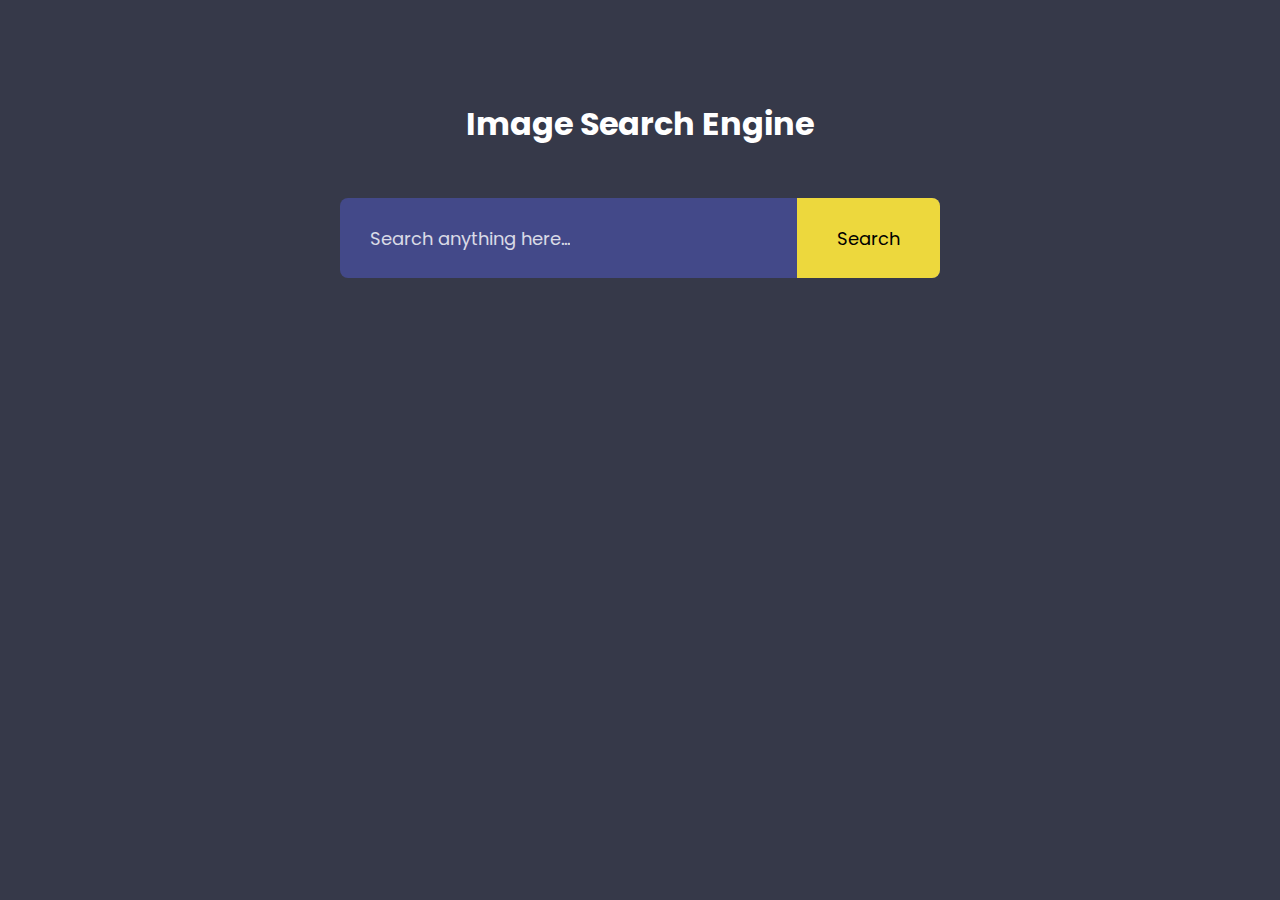
<file: ImageSearchEngine/index.html>
<!DOCTYPE html>
<html lang="en">
<head>
    <meta charset="UTF-8">
    <meta http-equiv="X-UA-Compatible" content="IE=edge">
    <meta name="viewport" content="width=device-width, initial-scale=1.0">
    <title>Image Search Web - Rahul</title>
    <link rel="stylesheet" href="style.css">
</head>
<body>
    <h1>Image Search Engine</h1>
    <form id="search-form">
        <input type="text" id="search-box" placeholder="Search anything here...">
        <button>Search</button>
    </form>
        <div id="search-result"></div>
        <button id="show-more-btn">Show more</button>

        
        <script src="./script.js"></script>
</body>
</html>
</file>
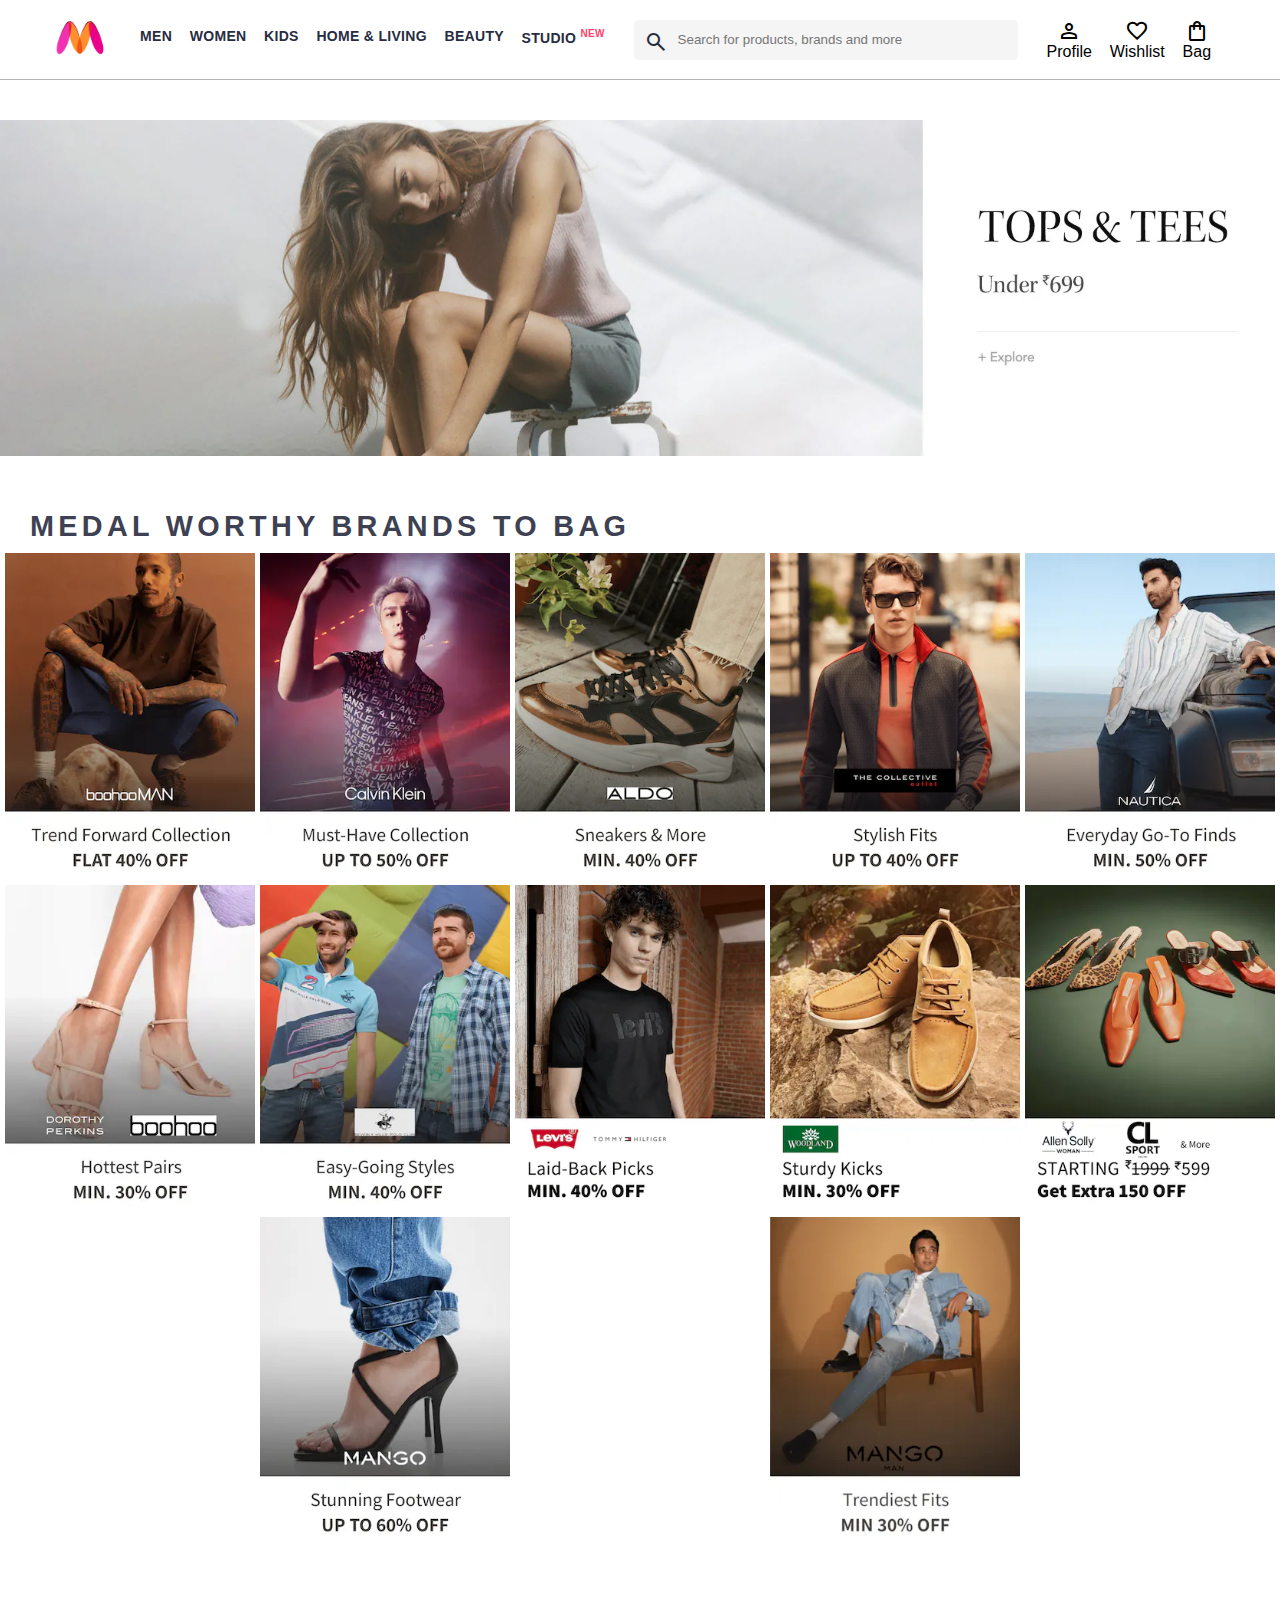
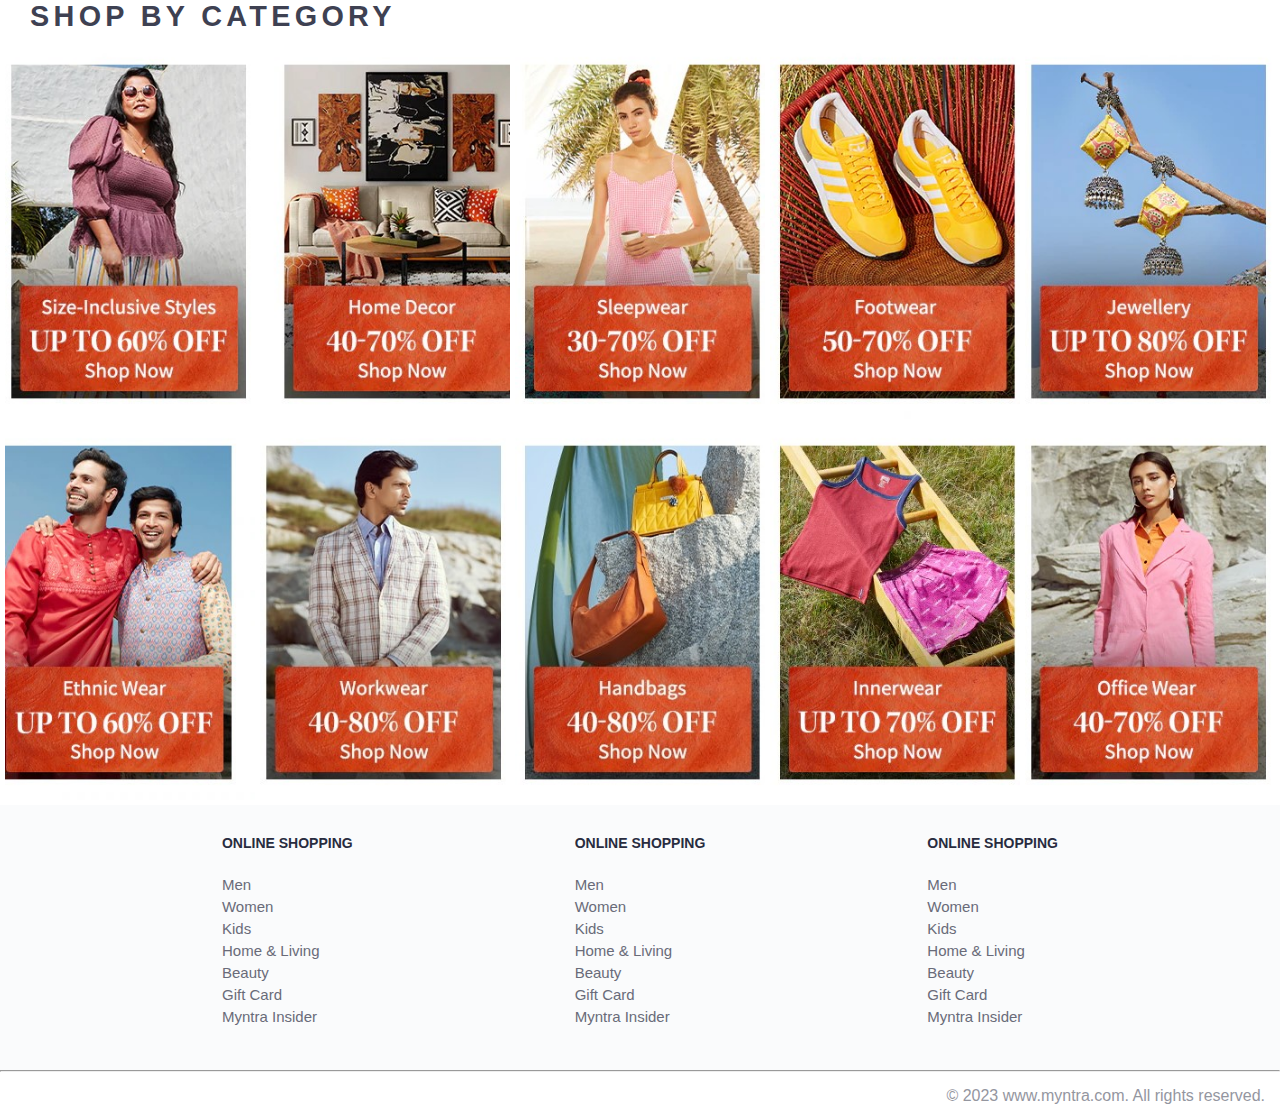
<file: myntraclone/index.html>
<!DOCTYPE html>
<html lang="en">
<head>
    <title>Myntra Clone</title>
    <link rel="stylesheet" href="style.css">
    <link rel="stylesheet" href="https://fonts.googleapis.com/css2?family=Material+Symbols+Outlined:opsz,wght,FILL,GRAD@20..48,100..700,0..1,-50..200" />
</head>
<body>
    <header>
        <div class="logo_container">
            <a href="#"><img class="myntra_home" src="images/myntra_logo.webp" alt="Myntra Home"></a>
        </div>
        <nav class="nav_bar">
            <a href="#">Men</a>
            <a href="#">Women</a>
            <a href="#">Kids</a>
            <a href="#">Home & Living</a>
            <a href="#">Beauty</a>
            <a href="#">Studio <sup>New</sup></a>
        </nav>
        <div class="search_bar">
            <span class="material-symbols-outlined search_icon">search</span>
            <input class="search_input" placeholder="Search for products, brands and more">
        </div>
        <div class="action_bar">
            <div class="action_container">
                <span class="material-symbols-outlined action_icon">person</span>
                <span class="action_name">Profile</span>
            </div>

            <div class="action_container">
                <span class="material-symbols-outlined action_icon">favorite</span>
                <span class="action_name">Wishlist</span>
            </div>

            <div class="action_container">
                <span class="material-symbols-outlined action_icon">shopping_bag</span>
                <span class="action_name">Bag</span>
            </div>
        </div>
    </header>
    <main>
        <div class="banner_container">
            <img class="banner_image" src="images/banner.jpg" alt="Main Banner">
        </div>
        <div class="category_heading">MEDAL WORTHY BRANDS TO BAG</div>
        <div class="category_items">
            <a href="#"><img class="sale_item" src="images/1.png"></a>
            <a href="#"><img class="sale_item" src="images/2.png"></a>
            <a href="#"><img class="sale_item" src="images/3.png"></a>
            <a href="#"><img class="sale_item" src="images/4.png"></a>
            <a href="#"><img class="sale_item" src="images/5.png"></a>
            <a href="#"><img class="sale_item" src="images/6.png"></a>
            <a href="#"><img class="sale_item" src="images/7.png"></a>
            <a href="#"><img class="sale_item" src="images/8.png"></a>
            <a href="#"><img class="sale_item" src="images/9.png"></a>
            <a href="#"><img class="sale_item" src="images/10.png"></a>
            <a href="#"><img class="sale_item" src="images/11.png"></a>
            <a href="#"><img class="sale_item" src="images/12.png"></a>
        </div>

        <div class="category_heading">SHOP BY CATEGORY</div>
        <div class="category_items">
            <a href="#"><img class="sale_item" src="images/1.jpg"></a>
            <a href="#"><img class="sale_item" src="images/2.jpg"></a>
            <a href="#"><img class="sale_item" src="images/3.jpg"></a>
            <a href="#"><img class="sale_item" src="images/4.jpg"></a>
            <a href="#"><img class="sale_item" src="images/5.jpg"></a>
            <a href="#"><img class="sale_item" src="images/6.jpg"></a>
            <a href="#"><img class="sale_item" src="images/7.jpg"></a>
            <a href="#"><img class="sale_item" src="images/8.jpg"></a>
            <a href="#"><img class="sale_item" src="images/9.jpg"></a>
            <a href="#"><img class="sale_item" src="images/10.jpg"></a>
        </div>
    </main>
    <footer>
        <div class="footer_container">
            <div class="footer_column">
                <h3>ONLINE SHOPPING</h3>

                <a href="#">Men</a>
                <a href="#">Women</a>
                <a href="#">Kids</a>
                <a href="#">Home & Living</a>
                <a href="#">Beauty</a>
                <a href="#">Gift Card</a>
                <a href="#">Myntra Insider</a>
            </div>

            <div class="footer_column">
                <h3>ONLINE SHOPPING</h3>

                <a href="#">Men</a>
                <a href="#">Women</a>
                <a href="#">Kids</a>
                <a href="#">Home & Living</a>
                <a href="#">Beauty</a>
                <a href="#">Gift Card</a>
                <a href="#">Myntra Insider</a>
            </div>

            <div class="footer_column">
                <h3>ONLINE SHOPPING</h3>

                <a href="#">Men</a>
                <a href="#">Women</a>
                <a href="#">Kids</a>
                <a href="#">Home & Living</a>
                <a href="#">Beauty</a>
                <a href="#">Gift Card</a>
                <a href="#">Myntra Insider</a>
            </div>
        </div>
        <hr>

        <div class="copyright">
            © 2023 www.myntra.com. All rights reserved.
        </div>
    </footer>
</body>
</html>
</file>
<file: ImageSearchEngine/style.css>
@import url('https://fonts.googleapis.com/css2?family=Poppins:wght@300;400;500;600;700;800&display=swap');

*{
    margin: 0;
    padding: 0;
    box-sizing: border-box;
    font-family: 'Poppins', sans-serif;
}

body{
    background: #363949;
    color: #fff;
}

h1{
    text-align: center;
    margin: 100px auto 50px;
}

form{
    width: 90%;
    max-width: 600px;
    margin: auto;
    height: 80px;
    background: #434989;
    display: flex;
    align-items: center;
    border-radius: 8px;
}

form input{
    flex: 1;
    height: 100%;
    border: 0;
    outline: 0;
    background: transparent;
    color: #fff;
    font-size: 18px;
    padding: 0 30px;
}
form button{
    padding: 0 40px;
    height: 100%;
    background: #edd83d;
    color: #000;
    font-size: 18px;
    border: 0;
    outline: 0;
    border-top-right-radius: 8px;
    border-bottom-right-radius: 8px;
    cursor: pointer;
}
::placeholder{
    color: #fff;
    font-size: 18px;
    opacity: 0.8;
}

#show-more-btn{
    background: #edd83d;
    color: #000;
    border: 0;
    outline: 0;
    padding: 10px 20px;
    border-radius: 4px;
    margin: 10px auto 100px;
    cursor: pointer;
    display: block;
    display: none;
}
#search-result{
    width: 80%;
    margin: 100px auto 50px;
    display: grid;
    grid-template-columns: 1fr 1fr 1fr;
    grid-gap: 40px;
}
#search-result img{
    width: 100%;
    height: 230px;
    object-fit: cover;
    border-radius: 5px;
}
</file>
<file: myntraclone/style.css>
* {
    margin: 0;
    padding: 0;
    font-family: Assistant,-apple-system,BlinkMacSystemFont,Segoe UI,Roboto,Helvetica,Arial,sans-serif;
    box-sizing: border-box;
}
header {
    display: flex;
    background-color: #ffffff;
    height: 80px;
    justify-content: space-between;
    align-items: center;
    border-bottom: 1px solid #b6b1b1;
}
.myntra_home {
    height: 45px;
}
.logo_container {
    margin-left: 4%;
}
.action_bar {
    margin-right: 4%;
}
.nav_bar {
    display: flex;
    min-width: 500px;
    justify-content: space-evenly;
}
.nav_bar a {
    font-size: 14px;
    letter-spacing: .3px;
    color: #282c3f;
    font-weight: 700;
    text-transform: uppercase;
    text-decoration: none;
    padding: 28px 0;
    border-bottom: 5px solid #ffffff;
}
.nav_bar a:hover {
    border-bottom: 4px solid #f54e77;
}

.nav_bar a sup {
    color: #ff3f6c;
    font-size: 10px;
}

.search_bar {
    height: 40px;
    min-width: 200px;
    width: 30%;
    display: flex;
    align-items: center;
}
.search_icon {
    box-sizing: content-box;
    height: 20px;
    padding: 10px;

    background-color: #f5f5f6;
    color: #282c3f;
    font-weight: 300;
    border-radius: 4px 0 0 4px;
}
.search_input {
    color: #696e79;
    background-color: #f5f5f6;
    flex-grow: 1;
    height: 40px;
    border: 0;
    border-radius: 0 4px 4px 0;
}

.action_bar {
    display: flex;
    min-width: 200px;
    justify-content: space-evenly;
}

.action_container {
    display: flex;
    flex-direction: column;
    align-items: center;
}

/* Main section */
.banner_container {
    margin: 40px 0;
}
.banner_image {
    width: 100%;
}

.category_heading {
    text-transform: uppercase;
    color: #3e4152;
    letter-spacing: .15em;
    font-size: 1.8em;
    margin: 50px 0 10px 30px;
    max-height: 5em;
    font-weight: 700;
}

.category_items {
    display: flex;
    flex-wrap: wrap;
    justify-content: space-evenly;
}

.sale_item {
    width: 250px;
}

.footer_container {
    padding: 30px 0px 40px 0px;
    background: #FAFBFC;
    display: flex;
    justify-content: space-evenly;
}

.footer_column {
    display: flex;
    flex-direction: column;
}
.footer_column h3 {
    color: #282c3f;
    font-size: 14px;
    margin-bottom: 25px;
}

.footer_column a {
    color: #696b79;
    font-size: 15px;
    text-decoration: none;
    padding-bottom: 5px;
}

.copyright {
    color: #94969f;
    text-align: end;
    padding: 15px;
}
</file>
